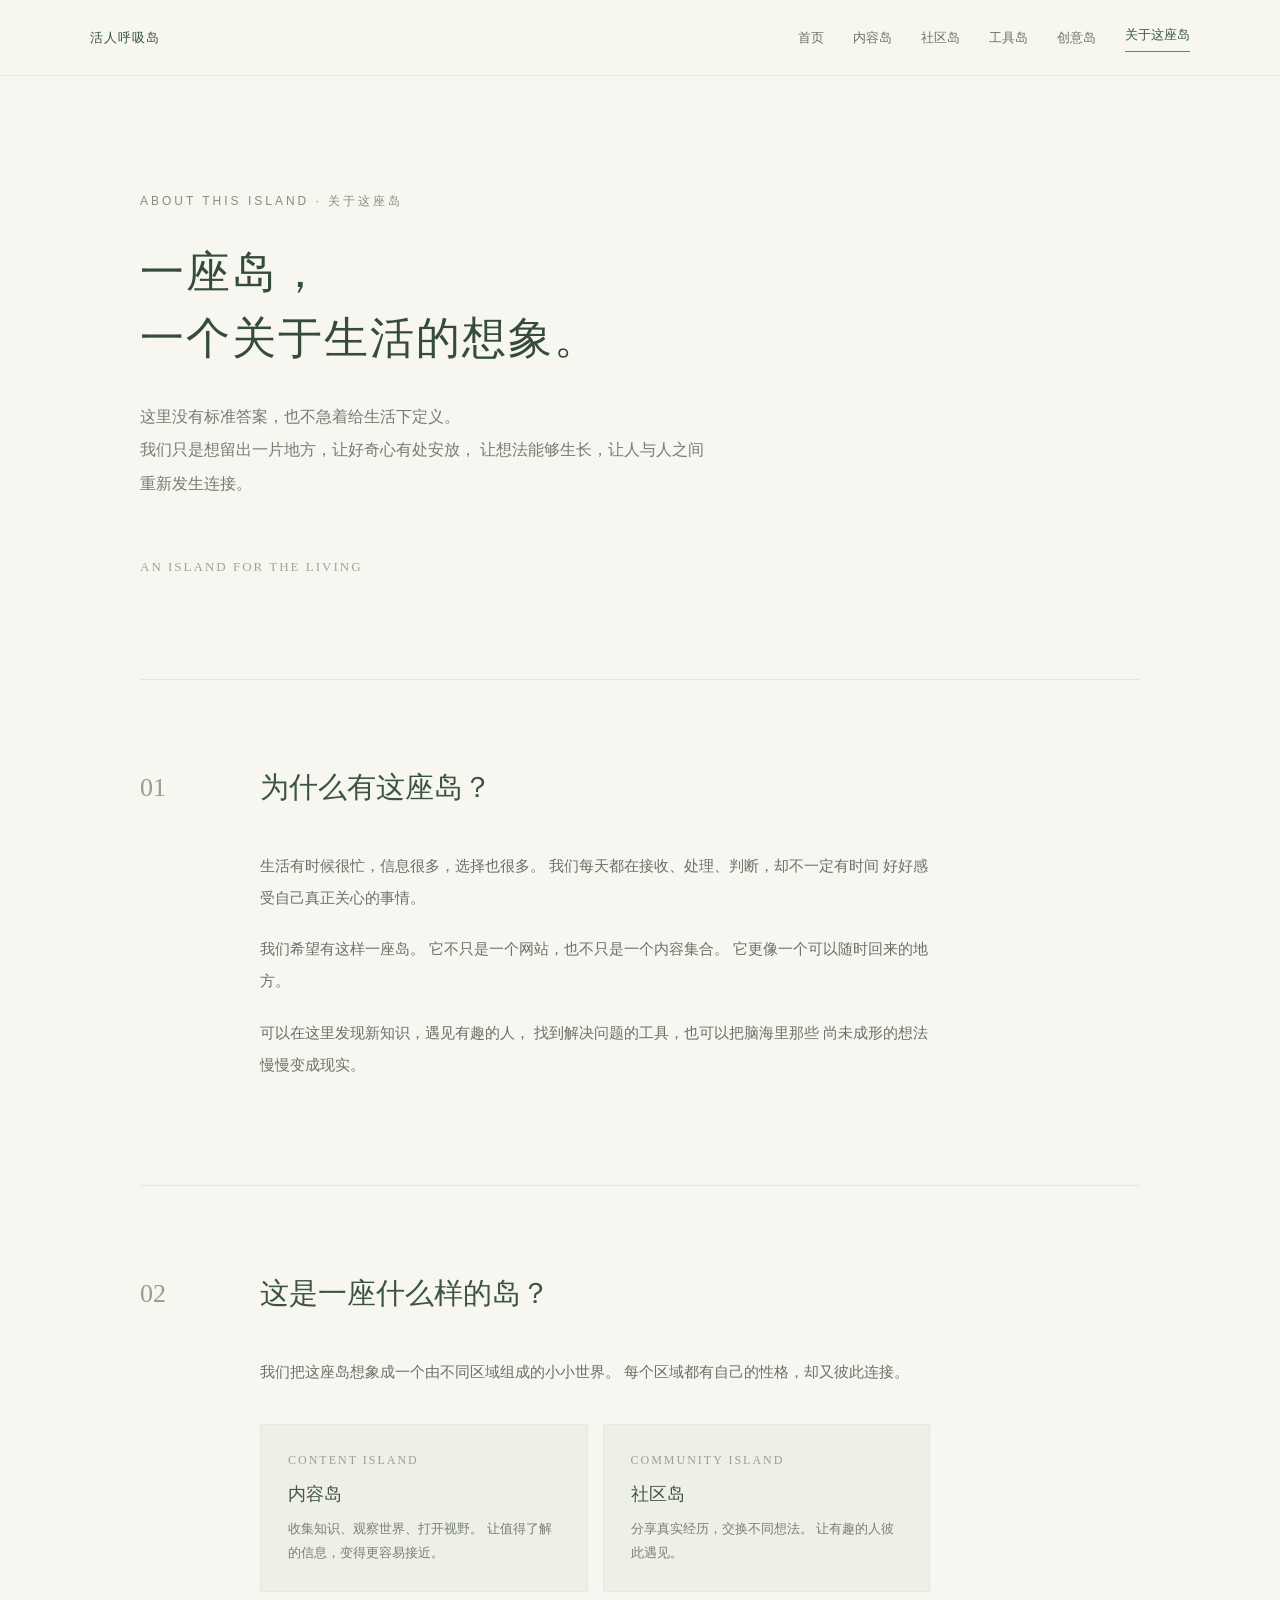
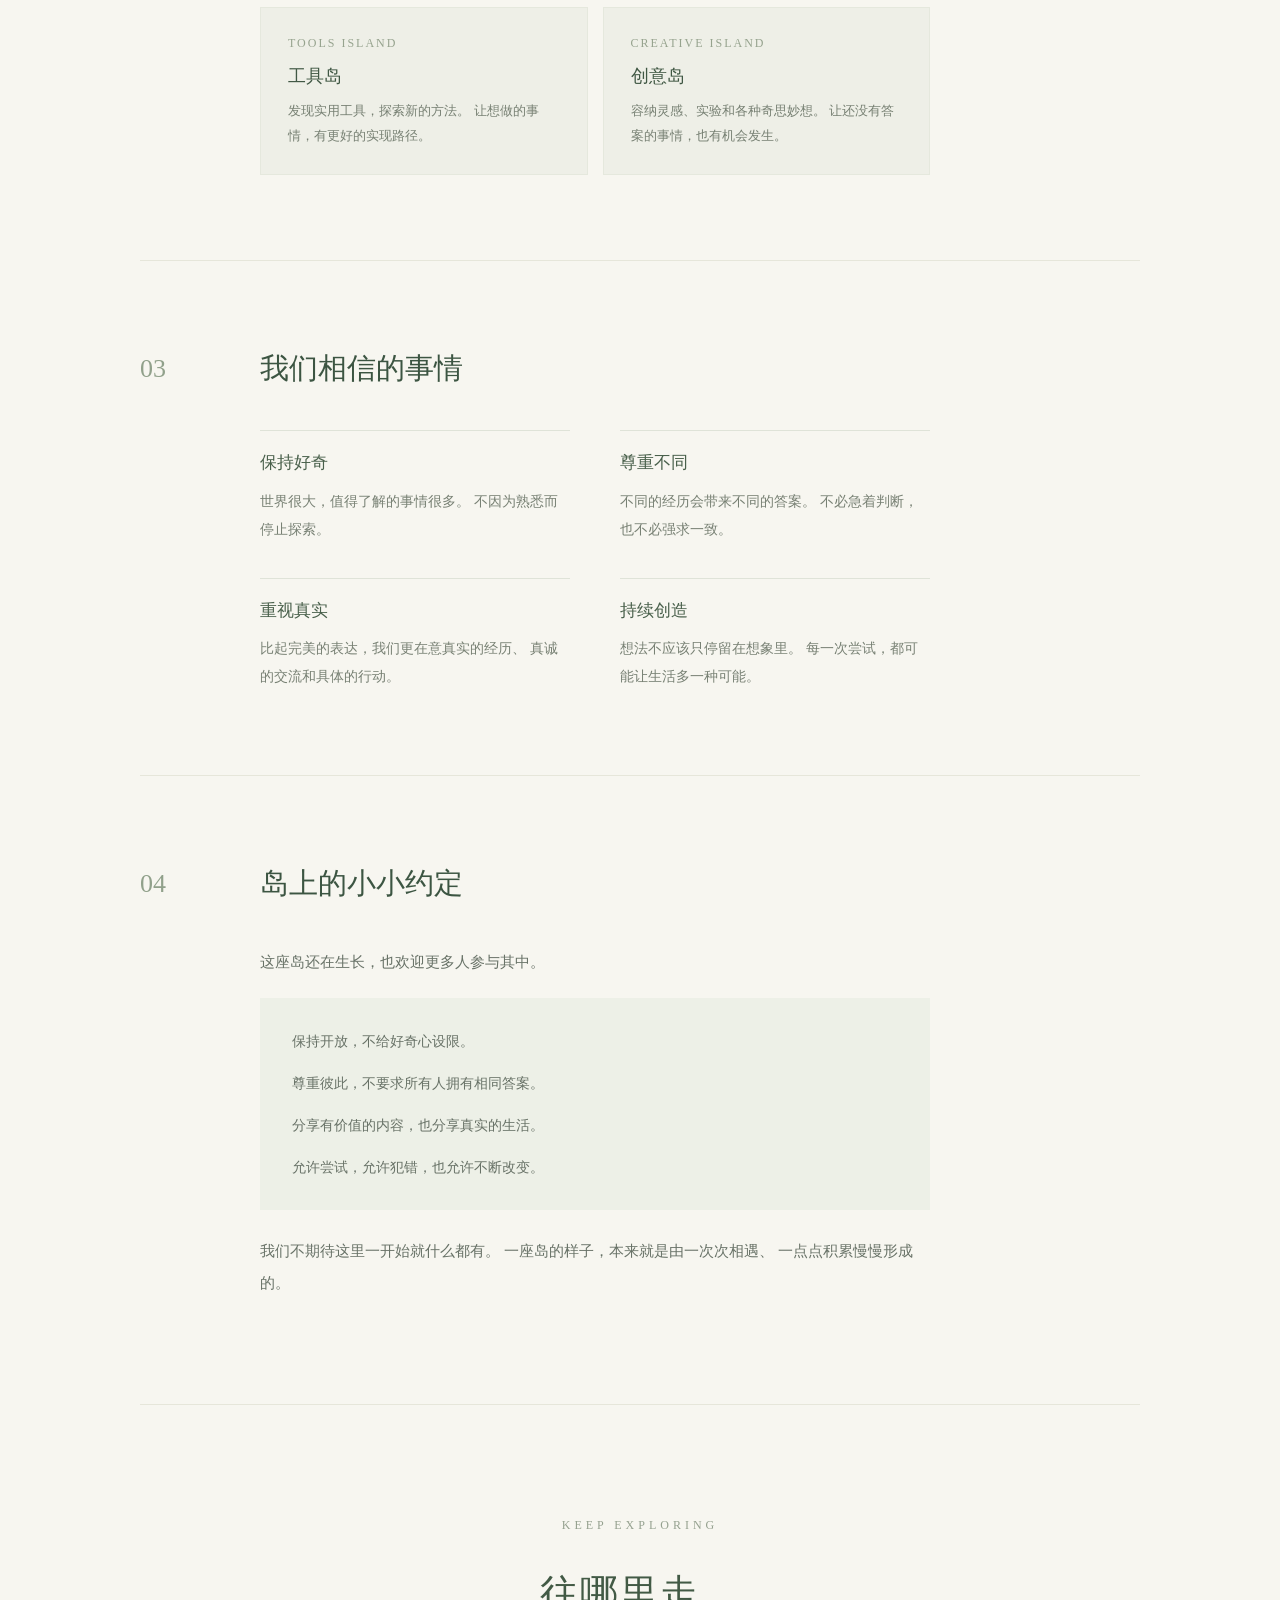
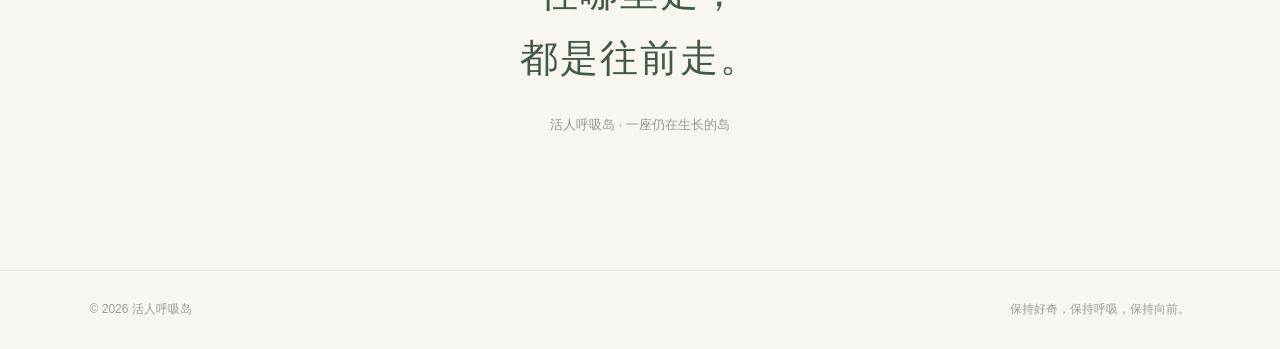
<file: about.html>
<!DOCTYPE html>
<html lang="zh-CN">
<head>
  <meta charset="UTF-8">
  <meta name="viewport" content="width=device-width, initial-scale=1.0">
  <meta name="description" content="关于活人呼吸岛：一座关于生活、探索、创造与连接的岛屿。">
  <title>关于这座岛｜活人呼吸岛</title>
  <style>
/* ===== 活人呼吸岛 · 全站字体统一 ===== */

:root {
  --island-serif: "Noto Serif SC", "Songti SC", "STSong", serif;
  --island-sans: "PingFang SC", "Microsoft YaHei",
                 "Noto Sans SC", sans-serif;
}

body {
  font-family: var(--island-sans);
  font-size: 15px;
  font-weight: 400;
  line-height: 1.8;
  -webkit-font-smoothing: antialiased;
}

button,
input,
textarea,
select {
  font-family: var(--island-sans);
  font-weight: 400;
}

/* 页面主标题 */
h1:not(.topic-question),
.page-title {
  font-family: var(--island-serif);
  font-size: clamp(34px, 4.2vw, 44px);
  font-weight: 400;
  line-height: 1.5;
}

/* 社区今日话题保留较克制的标题尺寸 */
.topic-question {
  font-family: var(--island-serif);
  font-size: clamp(22px, 2.5vw, 27px);
  font-weight: 400;
}

/* 章节标题 */
h2,
.section-title,
.section-heading h2 {
  font-family: var(--island-serif);
  font-size: clamp(25px, 3vw, 29px);
  font-weight: 400;
  line-height: 1.55;
}

/* 卡片标题 */
h3,
.tool-name,
.idea-card h3,
.work-info h3 {
  font-family: var(--island-serif);
  font-size: 19px;
  font-weight: 500;
  line-height: 1.6;
}

/* 正文 */
p,
.hero-desc,
.hero-description,
.page-desc,
.section-desc {
  font-size: 14px;
  font-weight: 400;
  line-height: 1.9;
}

/* 导航 */
.nav a,
.nav-links a {
  font-family: var(--island-sans);
  font-size: 13px;
  font-weight: 400;
}

/* 品牌名称 */
.brand,
.brand-name,
.logo {
  font-family: var(--island-serif);
  font-size: 21px;
  font-weight: 500;
}

/* 辅助信息 */
.tag,
.eyebrow,
.kicker,
.hero-label,
footer {
  font-weight: 400;
}

/* 手机端：正文和导航仍然清晰 */
@media (max-width: 700px) {
  body {
    font-size: 14px;
  }

  h1:not(.topic-question),
  .page-title {
    font-size: clamp(32px, 8vw, 38px);
  }

  .nav a,
  .nav-links a {
    font-size: 13px;
  }
}

    * {
      box-sizing: border-box;
    }

    html {
      scroll-behavior: smooth;
    }

    body {
      margin: 0;
      background: #f7f6f0;
      color: #303c32;
      font-family: "PingFang SC", "Microsoft YaHei",
                   sans-serif;
      line-height: 1.8;
    }

    a {
      color: inherit;
      text-decoration: none;
    }

    .nav {
      height: 76px;
      padding: 0 7%;
      display: flex;
      align-items: center;
      justify-content: space-between;
      border-bottom: 1px solid #e7e7dc;
      background: rgba(247,246,240,.96);
    }

    .logo {
      font-family: Georgia, serif;
      font-size: 21px;
      letter-spacing: 1px;
      color: #385342;
      font-weight: bold;
    }

    .nav-links {
      display: flex;
      gap: 29px;
      align-items: center;
      font-size: 14px;
      color: #687469;
    }

    .nav-links a {
      transition: color .2s;
    }

    .nav-links a:hover,
    .nav-links a.active {
      color: #385c43;
    }

    .nav-links a.active {
      border-bottom: 1px solid #66866b;
      padding-bottom: 5px;
    }

    .container {
      width: min(1000px, 86%);
      margin: auto;
    }

    .hero {
      padding: 115px 0 100px;
      border-bottom: 1px solid #e6e6da;
    }

    .eyebrow {
      color: #81917d;
      font-size: 12px;
      letter-spacing: 3px;
      margin-bottom: 27px;
    }

    h1 {
      font-family: Georgia, "Songti SC", serif;
      font-size: clamp(38px, 6vw, 62px);
      line-height: 1.35;
      font-weight: 400;
      letter-spacing: 2px;
      margin: 0 0 28px;
      color: #344c39;
    }

    .hero-desc {
      max-width: 570px;
      font-size: 16px;
      color: #747d72;
      line-height: 2.1;
    }

    .hero-index {
      margin-top: 55px;
      color: #a0a697;
      font-family: Georgia, serif;
      font-size: 13px;
      letter-spacing: 2px;
    }

    section {
      padding: 85px 0;
      border-bottom: 1px solid #e6e6da;
    }

    .section-heading {
      display: grid;
      grid-template-columns: 90px 1fr;
      gap: 30px;
      margin-bottom: 38px;
    }

    .number {
      color: #91a18b;
      font-family: Georgia, serif;
      font-size: 26px;
    }

    h2 {
      font-family: Georgia, "Songti SC", serif;
      font-weight: 400;
      font-size: 29px;
      color: #3c5542;
      margin: 0;
    }

    .section-content {
      padding-left: 120px;
      max-width: 790px;
    }

    .section-content p {
      font-size: 15px;
      color: #687267;
      margin: 0 0 19px;
      line-height: 2.15;
    }

    .islands {
      display: grid;
      grid-template-columns: repeat(2, 1fr);
      gap: 15px;
      margin-top: 36px;
    }

    .island-card {
      padding: 25px 27px;
      background: #eeefe7;
      border: 1px solid #e5e8dd;
      transition: transform .25s, background .25s;
    }

    .island-card:hover {
      transform: translateY(-3px);
      background: #e9ede3;
    }

    .island-card .en {
      color: #96a38e;
      font-family: Georgia, serif;
      font-size: 12px;
      letter-spacing: 2px;
      margin-bottom: 8px;
    }

    .island-card h3 {
      color: #405844;
      font-size: 18px;
      font-weight: 500;
      margin: 0 0 8px;
    }

    .island-card p {
      font-size: 13px;
      line-height: 1.9;
      margin: 0;
      color: #778073;
    }

    .beliefs {
      display: grid;
      grid-template-columns: 1fr 1fr;
      gap: 35px 50px;
      margin-top: 10px;
    }

    .belief-item {
      border-top: 1px solid #dfe3d8;
      padding-top: 18px;
    }

    .belief-item h3 {
      font-weight: 500;
      font-size: 17px;
      color: #49604b;
      margin: 0 0 10px;
    }

    .belief-item p {
      font-size: 14px;
      color: #788174;
      line-height: 2;
      margin: 0;
    }

    .promise {
      background: #edf0e7;
      padding: 28px 32px;
      margin-top: 20px;
    }

    .promise p {
      margin: 0 0 12px;
      font-size: 14px;
    }

    .promise p:last-child {
      margin-bottom: 0;
    }

    .ending {
      text-align: center;
      padding: 110px 20px 120px;
    }

    .ending .small {
      font-family: Georgia, serif;
      font-size: 12px;
      letter-spacing: 4px;
      color: #95a18f;
      margin-bottom: 25px;
    }

    .ending h2 {
      font-size: clamp(25px, 4vw, 38px);
      line-height: 1.7;
      color: #425a45;
      letter-spacing: 2px;
    }

    .ending p {
      color: #939b8f;
      font-size: 13px;
      margin-top: 22px;
    }

    footer {
      padding: 28px 7%;
      border-top: 1px solid #e6e6da;
      display: flex;
      justify-content: space-between;
      color: #9a9f94;
      font-size: 12px;
    }

    @media (max-width: 700px) {
      .nav {
        height: auto;
        min-height: 68px;
        padding: 17px 6%;
        align-items: flex-start;
        flex-direction: column;
        gap: 15px;
      }

      .nav-links {
        width: 100%;
        gap: 19px;
        overflow-x: auto;
        white-space: nowrap;
        padding-bottom: 5px;
        font-size: 13px;
      }

      .container {
        width: 88%;
      }

      .hero {
        padding: 78px 0 65px;
      }

      section {
        padding: 65px 0;
      }

      .section-heading {
        grid-template-columns: 48px 1fr;
        gap: 12px;
      }

      .section-content {
        padding-left: 60px;
      }

      .islands,
      .beliefs {
        grid-template-columns: 1fr;
      }

      h2 {
        font-size: 25px;
      }

      .ending {
        padding: 80px 15px;
      }

      footer {
        gap: 10px;
        flex-direction: column;
      }
    }
  </style>
</head>

<body>

  <nav class="nav">
    <a href="index.html" class="logo">活人呼吸岛</a>

    <div class="nav-links">
      <a href="index.html">首页</a>
      <a href="explore.html">内容岛</a>
      <a href="discussion.html">社区岛</a>
      <a href="ai-tools.html">工具岛</a>
      <a href="creative.html">创意岛</a>
      <a href="about.html" class="active">关于这座岛</a>
    </div>
  </nav>

  <main>

    <div class="container">

      <header class="hero">
        <div class="eyebrow">ABOUT THIS ISLAND · 关于这座岛</div>

        <h1>一座岛，<br>一个关于生活的想象。</h1>

        <div class="hero-desc">
          这里没有标准答案，也不急着给生活下定义。
          <br>
          我们只是想留出一片地方，让好奇心有处安放，
          让想法能够生长，让人与人之间重新发生连接。
        </div>

        <div class="hero-index">AN ISLAND FOR THE LIVING</div>
      </header>

      <section>
        <div class="section-heading">
          <div class="number">01</div>
          <h2>为什么有这座岛？</h2>
        </div>

        <div class="section-content">
          <p>
            生活有时候很忙，信息很多，选择也很多。
            我们每天都在接收、处理、判断，却不一定有时间
            好好感受自己真正关心的事情。
          </p>

          <p>
            我们希望有这样一座岛。
            它不只是一个网站，也不只是一个内容集合。
            它更像一个可以随时回来的地方。
          </p>

          <p>
            可以在这里发现新知识，遇见有趣的人，
            找到解决问题的工具，也可以把脑海里那些
            尚未成形的想法慢慢变成现实。
          </p>
        </div>
      </section>

      <section>
        <div class="section-heading">
          <div class="number">02</div>
          <h2>这是一座什么样的岛？</h2>
        </div>

        <div class="section-content">
          <p>
            我们把这座岛想象成一个由不同区域组成的小小世界。
            每个区域都有自己的性格，却又彼此连接。
          </p>

          <div class="islands">

            <div class="island-card">
              <div class="en">CONTENT ISLAND</div>
              <h3>内容岛</h3>
              <p>
                收集知识、观察世界、打开视野。
                让值得了解的信息，变得更容易接近。
              </p>
            </div>

            <div class="island-card">
              <div class="en">COMMUNITY ISLAND</div>
              <h3>社区岛</h3>
              <p>
                分享真实经历，交换不同想法。
                让有趣的人彼此遇见。
              </p>
            </div>

            <div class="island-card">
              <div class="en">TOOLS ISLAND</div>
              <h3>工具岛</h3>
              <p>
                发现实用工具，探索新的方法。
                让想做的事情，有更好的实现路径。
              </p>
            </div>

            <div class="island-card">
              <div class="en">CREATIVE ISLAND</div>
              <h3>创意岛</h3>
              <p>
                容纳灵感、实验和各种奇思妙想。
                让还没有答案的事情，也有机会发生。
              </p>
            </div>

          </div>
        </div>
      </section>

      <section>
        <div class="section-heading">
          <div class="number">03</div>
          <h2>我们相信的事情</h2>
        </div>

        <div class="section-content">
          <div class="beliefs">

            <div class="belief-item">
              <h3>保持好奇</h3>
              <p>
                世界很大，值得了解的事情很多。
                不因为熟悉而停止探索。
              </p>
            </div>

            <div class="belief-item">
              <h3>尊重不同</h3>
              <p>
                不同的经历会带来不同的答案。
                不必急着判断，也不必强求一致。
              </p>
            </div>

            <div class="belief-item">
              <h3>重视真实</h3>
              <p>
                比起完美的表达，我们更在意真实的经历、
                真诚的交流和具体的行动。
              </p>
            </div>

            <div class="belief-item">
              <h3>持续创造</h3>
              <p>
                想法不应该只停留在想象里。
                每一次尝试，都可能让生活多一种可能。
              </p>
            </div>

          </div>
        </div>
      </section>

      <section>
        <div class="section-heading">
          <div class="number">04</div>
          <h2>岛上的小小约定</h2>
        </div>

        <div class="section-content">
          <p>
            这座岛还在生长，也欢迎更多人参与其中。
          </p>

          <div class="promise">
            <p>保持开放，不给好奇心设限。</p>
            <p>尊重彼此，不要求所有人拥有相同答案。</p>
            <p>分享有价值的内容，也分享真实的生活。</p>
            <p>允许尝试，允许犯错，也允许不断改变。</p>
          </div>

          <p style="margin-top:25px;">
            我们不期待这里一开始就什么都有。
            一座岛的样子，本来就是由一次次相遇、
            一点点积累慢慢形成的。
          </p>
        </div>
      </section>

      <div class="ending">
        <div class="small">KEEP EXPLORING</div>

        <h2>往哪里走，<br>都是往前走。</h2>

        <p>活人呼吸岛 · 一座仍在生长的岛</p>
      </div>

    </div>
  </main>

  <footer>
    <span>© 2026 活人呼吸岛</span>
    <span>保持好奇，保持呼吸，保持向前。</span>
  </footer>

</body>
</html>
</file>
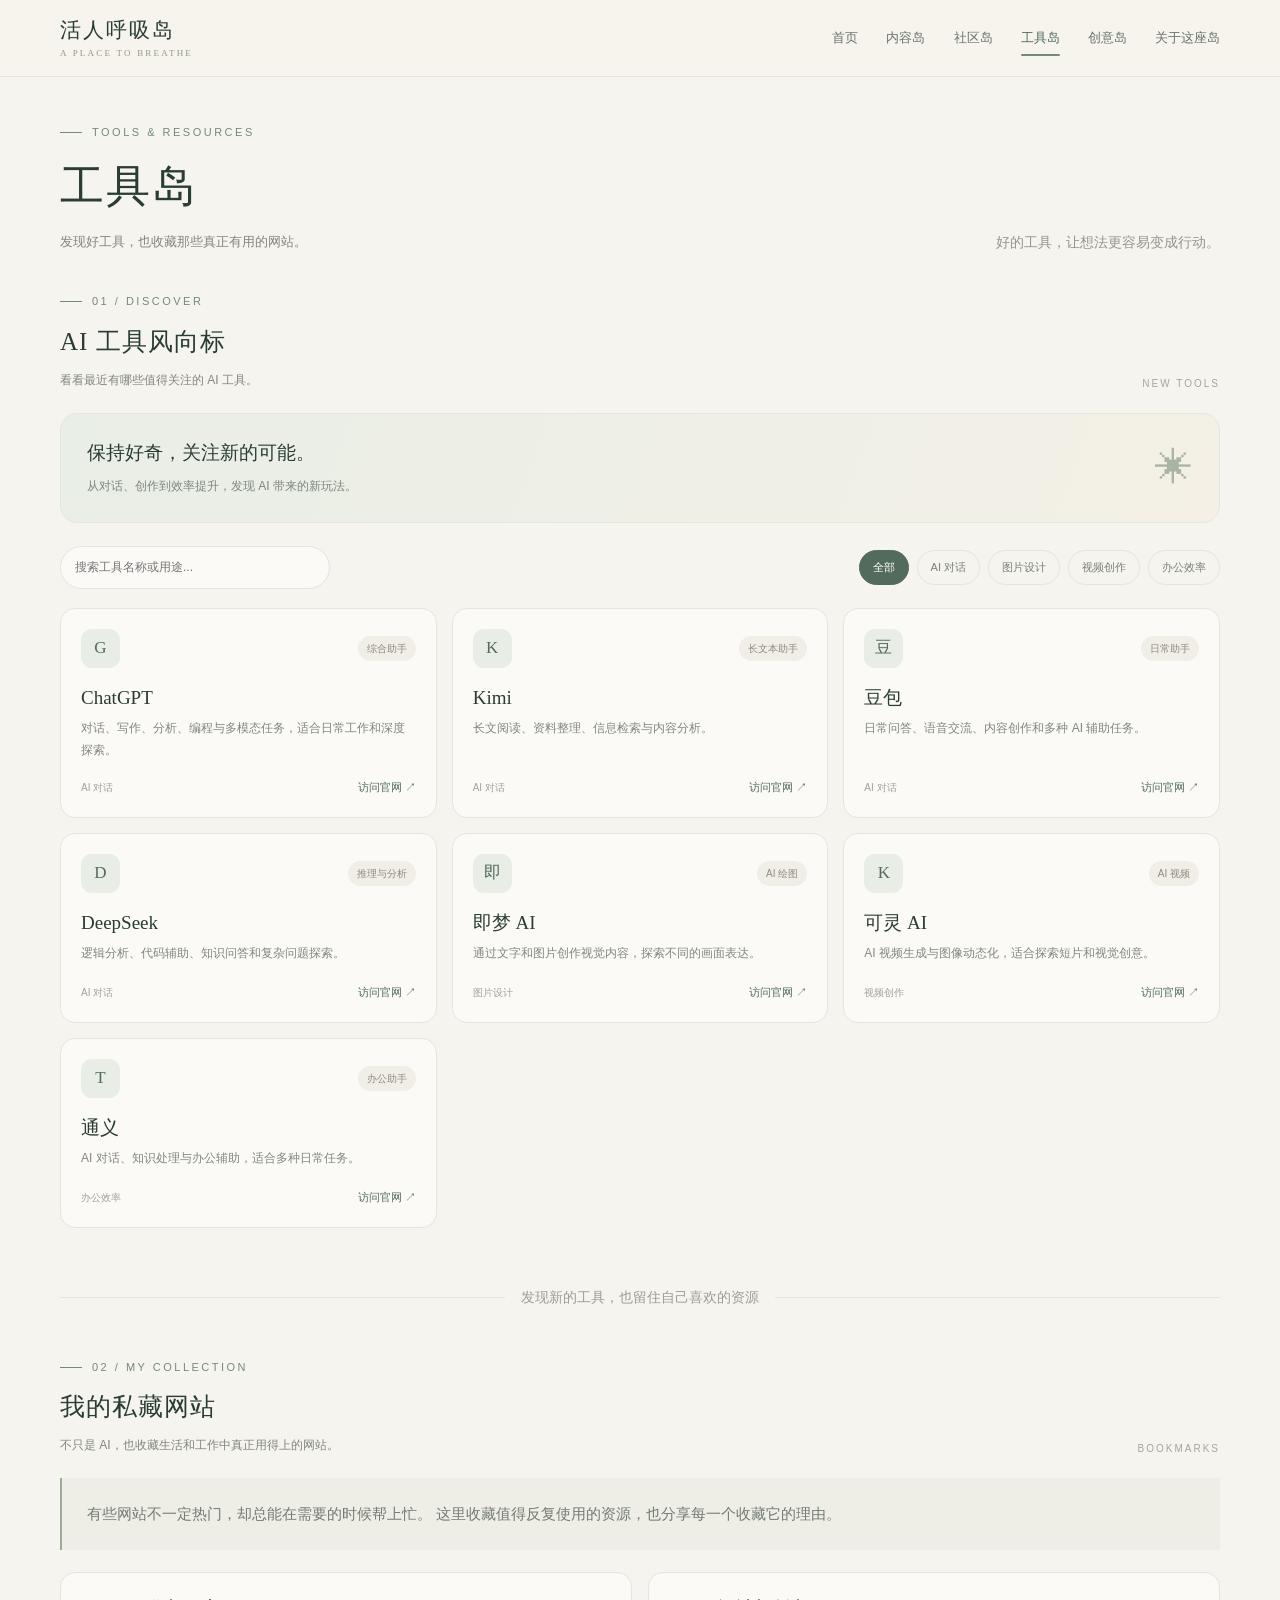
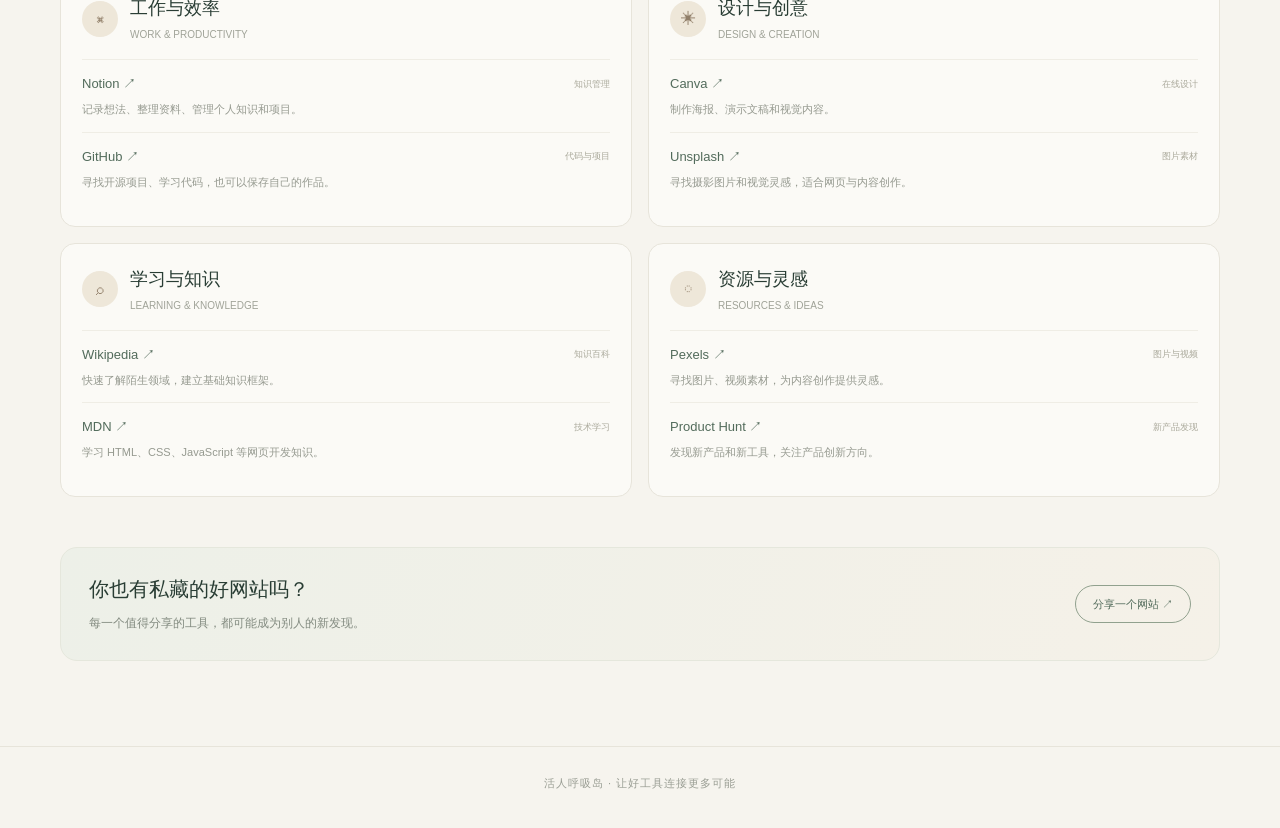
<file: ai-tools.html>
<!DOCTYPE html>
<html lang="zh-CN">
<head>
<meta charset="UTF-8">
<meta name="viewport" content="width=device-width, initial-scale=1.0">
<meta name="theme-color" content="#f6f4ee">
<title>工具岛｜活人呼吸岛</title>

  <style>
/* ===== 活人呼吸岛 · 全站字体统一 ===== */
:root {
  --island-serif: "Noto Serif SC", "Songti SC", "STSong", serif;
  --island-sans: "PingFang SC", "Microsoft YaHei",
                 "Noto Sans SC", sans-serif;
}

body {
  font-family: var(--island-sans);
  font-size: 15px;
  font-weight: 400;
  line-height: 1.8;
  -webkit-font-smoothing: antialiased;
}

button,
input,
textarea,
select {
  font-family: var(--island-sans);
  font-weight: 400;
}

/* 页面主标题 */
h1:not(.topic-question),
.page-title {
  font-family: var(--island-serif);
  font-size: clamp(34px, 4.2vw, 44px);
  font-weight: 400;
  line-height: 1.5;
}

/* 社区今日话题保留较克制的标题尺寸 */
.topic-question {
  font-family: var(--island-serif);
  font-size: clamp(22px, 2.5vw, 27px);
  font-weight: 400;
}

/* 章节标题 */
h2,
.section-title,
.section-heading h2 {
  font-family: var(--island-serif);
  font-size: clamp(25px, 3vw, 29px);
  font-weight: 400;
  line-height: 1.55;
}

/* 卡片标题 */
h3,
.tool-name,
.idea-card h3,
.work-info h3 {
  font-family: var(--island-serif);
  font-size: 19px;
  font-weight: 500;
  line-height: 1.6;
}

/* 正文 */
p,
.hero-desc,
.hero-description,
.page-desc,
.section-desc {
  font-size: 14px;
  font-weight: 400;
  line-height: 1.9;
}

/* 导航 */
.nav a,
.nav-links a {
  font-family: var(--island-sans);
  font-size: 13px;
  font-weight: 400;
}

/* 品牌名称 */
.brand,
.brand-name,
.logo {
  font-family: var(--island-serif);
  font-size: 21px;
  font-weight: 500;
}

/* 辅助信息 */
.tag,
.eyebrow,
.kicker,
.hero-label,
footer {
  font-weight: 400;
}

/* 手机端：正文和导航仍然清晰 */
@media (max-width: 700px) {
  body {
    font-size: 14px;
  }

  h1:not(.topic-question),
  .page-title {
    font-size: clamp(32px, 8vw, 38px);
  }

  .nav a,
  .nav-links a {
    font-size: 13px;
  }
}

:root {
  --bg: #f6f4ee;
  --paper: #fbfaf6;
  --ink: #293d34;
  --muted: #81877e;
  --green: #748a79;
  --green-deep: #526b5b;
  --green-light: #e8ede5;
  --line: #e7e4da;
  --sand: #eee7d9;
  --radius: 17px;
  --width: 1160px;
}

* { box-sizing: border-box; }

html { scroll-behavior: smooth; }

body {
  margin: 0;
  background: var(--bg);
  color: var(--ink);
  font-family: "PingFang SC", "Microsoft YaHei",
    "Noto Sans SC", sans-serif;
  line-height: 1.7;
  -webkit-font-smoothing: antialiased;
}

a { color: inherit; text-decoration: none; }

button, input { font: inherit; }

.page-shell {
  width: min(var(--width), calc(100% - 64px));
  margin: 0 auto;
}

/* 顶部导航 */

.topbar {
  border-bottom: 1px solid rgba(74,91,75,.11);
  background: rgba(246,244,238,.96);
}

.nav-wrap {
  width: min(var(--width), calc(100% - 64px));
  min-height: 76px;
  margin: auto;
  display: flex;
  align-items: center;
  justify-content: space-between;
  gap: 28px;
}

.brand {
  display: flex;
  flex-direction: column;
  flex-shrink: 0;
  line-height: 1.25;
}

.brand-name {
  font-family: "Songti SC", "STSong", serif;
  font-size: 21px;
  letter-spacing: 2px;
}

.brand-sub {
  margin-top: 5px;
  color: #92978c;
  font-size: 9px;
  letter-spacing: 2.2px;
}

.nav {
  display: flex;
  align-items: center;
  justify-content: flex-end;
  gap: clamp(14px, 2.2vw, 29px);
  flex-wrap: wrap;
}

.nav a {
  position: relative;
  padding: 8px 0;
  color: #68736a;
  font-size: 13px;
  white-space: nowrap;
}

.nav a:hover,
.nav a.active {
  color: var(--green-deep);
}

.nav a.active::after {
  content: "";
  position: absolute;
  left: 0;
  right: 0;
  bottom: 1px;
  height: 2px;
  background: var(--green);
  border-radius: 2px;
}

/* 页面开场 */

main { padding: 46px 0 85px; }

.kicker {
  display: flex;
  align-items: center;
  gap: 10px;
  margin-bottom: 12px;
  color: var(--green);
  font-size: 11px;
  letter-spacing: 2.5px;
}

.kicker::before {
  content: "";
  width: 22px;
  height: 1px;
  background: var(--green);
}

.page-intro {
  display: flex;
  align-items: flex-end;
  justify-content: space-between;
  gap: 25px;
  margin-bottom: 38px;
}

.page-title {
  margin: 0;
  font-family: "Songti SC", "STSong", serif;
  font-size: 34px;
  font-weight: 400;
  letter-spacing: 2px;
}

.page-desc {
  margin: 10px 0 0;
  color: var(--muted);
  font-size: 13px;
}

.intro-note {
  max-width: 235px;
  color: #92978c;
  font-family: "Songti SC", "STSong", serif;
  font-size: 14px;
  text-align: right;
}

/* 模块标题 */

.section-heading {
  display: flex;
  align-items: flex-end;
  justify-content: space-between;
  gap: 20px;
  margin-bottom: 21px;
}

.section-heading h2 {
  margin: 0;
  font-family: "Songti SC", "STSong", serif;
  font-size: 25px;
  font-weight: 400;
  letter-spacing: 1px;
}

.section-heading p {
  margin: 7px 0 0;
  color: var(--muted);
  font-size: 12px;
}

.section-index {
  color: #a3a69b;
  font-size: 10px;
  letter-spacing: 2px;
}

/* AI 工具风向标 */

.ai-section { margin-bottom: 58px; }

.ai-banner {
  display: flex;
  align-items: center;
  justify-content: space-between;
  gap: 22px;
  padding: 22px 26px;
  margin-bottom: 23px;
  border: 1px solid #e5e7dc;
  border-radius: var(--radius);
  background: linear-gradient(110deg, #e9eee6, #f4f0e6);
}

.banner-title {
  margin: 0;
  font-family: "Songti SC", "STSong", serif;
  font-size: 19px;
  font-weight: 400;
}

.banner-desc {
  margin: 6px 0 0;
  color: #7c877c;
  font-size: 12px;
}

.banner-symbol {
  color: #829782;
  font-family: Georgia, serif;
  font-size: 38px;
  opacity: .65;
}

/* 搜索与筛选 */

.tool-controls {
  display: flex;
  align-items: center;
  justify-content: space-between;
  gap: 14px;
  margin-bottom: 19px;
  flex-wrap: wrap;
}

.search-box {
  width: min(270px, 100%);
  padding: 10px 14px;
  border: 1px solid var(--line);
  border-radius: 30px;
  outline: none;
  background: var(--paper);
  color: var(--ink);
  font-size: 12px;
}

.search-box:focus { border-color: #9aab98; }

.filter-list {
  display: flex;
  gap: 8px;
  flex-wrap: wrap;
}

.filter-btn {
  padding: 7px 13px;
  border: 1px solid var(--line);
  border-radius: 30px;
  background: transparent;
  color: #798178;
  font-size: 11px;
  transition: .2s;
}

.filter-btn:hover,
.filter-btn.active {
  border-color: var(--green-deep);
  background: var(--green-deep);
  color: white;
}

/* 工具卡片 */

.tool-grid {
  display: grid;
  grid-template-columns: repeat(3, minmax(0, 1fr));
  gap: 15px;
}

.tool-card {
  display: flex;
  flex-direction: column;
  min-height: 190px;
  padding: 20px;
  border: 1px solid var(--line);
  border-radius: 15px;
  background: var(--paper);
  transition: .2s ease;
}

.tool-card:hover {
  transform: translateY(-3px);
  box-shadow: 0 12px 30px rgba(53,66,53,.06);
  border-color: #d6ddcf;
}

.tool-top {
  display: flex;
  align-items: center;
  justify-content: space-between;
  gap: 12px;
}

.tool-icon {
  width: 39px;
  height: 39px;
  display: grid;
  place-items: center;
  border-radius: 11px;
  background: var(--green-light);
  color: var(--green-deep);
  font-family: Georgia, serif;
  font-size: 17px;
}

.tool-tag {
  padding: 4px 9px;
  border-radius: 20px;
  background: #f0eee6;
  color: #8b8b7e;
  font-size: 10px;
}

.tool-name {
  margin: 15px 0 5px;
  font-family: "Songti SC", "STSong", serif;
  font-size: 19px;
  font-weight: 400;
}

.tool-description {
  margin: 0;
  color: #81877e;
  font-size: 12px;
  line-height: 1.8;
}

.tool-bottom {
  display: flex;
  align-items: center;
  justify-content: space-between;
  gap: 10px;
  margin-top: auto;
  padding-top: 17px;
}

.tool-category {
  color: #a0a398;
  font-size: 10px;
}

.visit-link {
  color: var(--green-deep);
  font-size: 11px;
}

.visit-link:hover { text-decoration: underline; }

.empty-result {
  display: none;
  padding: 35px;
  color: var(--muted);
  text-align: center;
  font-size: 13px;
}

/* 两个模块之间的过渡 */

.mid-note {
  display: flex;
  align-items: center;
  gap: 16px;
  margin: 48px 0;
  color: #9a9e94;
  font-family: "Songti SC", "STSong", serif;
  font-size: 14px;
}

.mid-note::before,
.mid-note::after {
  content: "";
  flex: 1;
  height: 1px;
  background: var(--line);
}

/* 私藏网站 */

.collection-section { margin-bottom: 50px; }

.collection-intro {
  padding: 22px 25px;
  margin-bottom: 22px;
  border-left: 2px solid #9aaa94;
  background: #efeee6;
}

.collection-intro p {
  margin: 0;
  color: #727c72;
  font-family: "Songti SC", "STSong", serif;
  font-size: 15px;
  line-height: 1.9;
}

.collection-groups {
  display: grid;
  grid-template-columns: repeat(2, minmax(0, 1fr));
  gap: 16px;
}

.collection-card {
  padding: 21px;
  border: 1px solid var(--line);
  border-radius: 15px;
  background: var(--paper);
  transition: .2s;
}

.collection-card:hover {
  border-color: #d6ddcf;
  box-shadow: var(--shadow, 0 10px 25px rgba(53,66,53,.05));
}

.collection-head {
  display: flex;
  align-items: center;
  gap: 12px;
  margin-bottom: 16px;
}

.collection-symbol {
  width: 36px;
  height: 36px;
  display: grid;
  place-items: center;
  border-radius: 50%;
  background: var(--sand);
  color: #907e68;
  font-size: 15px;
}

.collection-head h3 {
  margin: 0;
  font-family: "Songti SC", "STSong", serif;
  font-size: 18px;
  font-weight: 400;
}

.collection-head span {
  display: block;
  margin-top: 3px;
  color: #a0a398;
  font-size: 10px;
}

.website-item {
  padding: 13px 0;
  border-top: 1px solid #efede5;
}

.website-item:first-of-type { border-top: 0; }

.website-name {
  display: flex;
  align-items: center;
  justify-content: space-between;
  gap: 12px;
  font-size: 13px;
}

.website-name a {
  color: var(--green-deep);
}

.website-name a:hover { text-decoration: underline; }

.website-reason {
  margin: 5px 0 0;
  color: #969a90;
  font-size: 11px;
  line-height: 1.7;
}

.website-label {
  color: #aaa99b;
  font-size: 9px;
  white-space: nowrap;
}

/* 分享邀请 */

.share-invite {
  display: flex;
  align-items: center;
  justify-content: space-between;
  gap: 20px;
  padding: 25px 28px;
  border: 1px solid #e5e7dc;
  border-radius: var(--radius);
  background: linear-gradient(110deg, #edf0e8, #f5f1e8);
}

.share-invite h3 {
  margin: 0;
  font-family: "Songti SC", "STSong", serif;
  font-size: 20px;
  font-weight: 400;
}

.share-invite p {
  margin: 7px 0 0;
  color: #838b80;
  font-size: 12px;
}

.share-button {
  flex-shrink: 0;
  padding: 9px 17px;
  border: 1px solid #91a18e;
  border-radius: 30px;
  background: transparent;
  color: var(--green-deep);
  font-size: 11px;
}

.share-button:hover {
  background: var(--green-deep);
  color: white;
}

/* 页脚 */

footer {
  padding: 27px 0 35px;
  border-top: 1px solid var(--line);
  color: #9a9e94;
  font-size: 11px;
  text-align: center;
  letter-spacing: 1px;
}

/* 响应式 */

@media (max-width: 850px) {
  .page-shell, .nav-wrap {
    width: min(100% - 36px, var(--width));
  }

  .nav-wrap {
    padding: 16px 0 13px;
    align-items: flex-start;
    flex-direction: column;
    gap: 12px;
  }

  .nav {
    width: 100%;
    justify-content: flex-start;
    gap: 9px 21px;
  }

  .tool-grid { grid-template-columns: repeat(2, minmax(0, 1fr)); }
}

@media (max-width: 560px) {
  .page-shell, .nav-wrap {
    width: calc(100% - 30px);
  }

  main { padding-top: 32px; }

  .page-intro {
    align-items: flex-start;
    flex-direction: column;
    gap: 12px;
    margin-bottom: 28px;
  }

  .page-title { font-size: 29px; }

  .intro-note {
    max-width: none;
    text-align: left;
    font-size: 12px;
  }

  .nav { gap: 8px 17px; }
  .nav a { font-size: 11px; }

  .ai-banner { padding: 19px; }

  .tool-controls {
    align-items: flex-start;
    flex-direction: column;
  }

  .search-box { width: 100%; }

  .tool-grid { grid-template-columns: 1fr; }

  .tool-card { min-height: 175px; }

  .collection-groups { grid-template-columns: 1fr; }

  .share-invite {
    align-items: flex-start;
    flex-direction: column;
    padding: 21px;
  }

  .section-heading h2 { font-size: 23px; }
}
</style>
</head>

<body>

<!-- 全站统一导航 -->
<header class="topbar">
  <div class="nav-wrap">
    <a class="brand" href="index.html">
      <span class="brand-name">活人呼吸岛</span>
      <span class="brand-sub">A PLACE TO BREATHE</span>
    </a>

    <nav class="nav" aria-label="主导航">
      <a href="index.html">首页</a>
      <a href="content.html">内容岛</a>
      <a href="discussion.html">社区岛</a>
      <a href="tools.html" class="active">工具岛</a>
      <a href="creative.html">创意岛</a>
      <a href="about.html">关于这座岛</a>
    </nav>
  </div>
</header>

<main class="page-shell">

  <!-- 页面开场 -->
  <section class="page-intro">
    <div>
      <div class="kicker">TOOLS & RESOURCES</div>
      <h1 class="page-title">工具岛</h1>
      <p class="page-desc">
        发现好工具，也收藏那些真正有用的网站。
      </p>
    </div>
    <div class="intro-note">
      好的工具，让想法更容易变成行动。
    </div>
  </section>

  <!-- 第一模块：AI工具风向标 -->
  <section class="ai-section" id="ai-tools">

    <div class="section-heading">
      <div>
        <div class="kicker">01 / DISCOVER</div>
        <h2>AI 工具风向标</h2>
        <p>看看最近有哪些值得关注的 AI 工具。</p>
      </div>
      <span class="section-index">NEW TOOLS</span>
    </div>

    <div class="ai-banner">
      <div>
        <h3 class="banner-title">保持好奇，关注新的可能。</h3>
        <p class="banner-desc">
          从对话、创作到效率提升，发现 AI 带来的新玩法。
        </p>
      </div>
      <div class="banner-symbol">✳</div>
    </div>

    <div class="tool-controls">
      <input
        class="search-box"
        type="search"
        id="toolSearch"
        placeholder="搜索工具名称或用途..."
        aria-label="搜索AI工具"
      >

      <div class="filter-list" id="filterList">
        <button class="filter-btn active" data-filter="all">全部</button>
        <button class="filter-btn" data-filter="chat">AI 对话</button>
        <button class="filter-btn" data-filter="image">图片设计</button>
        <button class="filter-btn" data-filter="video">视频创作</button>
        <button class="filter-btn" data-filter="office">办公效率</button>
      </div>
    </div>

    <div class="tool-grid" id="toolGrid">

      <article class="tool-card" data-category="chat">
        <div class="tool-top">
          <div class="tool-icon">G</div>
          <span class="tool-tag">综合助手</span>
        </div>
        <h3 class="tool-name">ChatGPT</h3>
        <p class="tool-description">
          对话、写作、分析、编程与多模态任务，适合日常工作和深度探索。
        </p>
        <div class="tool-bottom">
          <span class="tool-category">AI 对话</span>
          <a class="visit-link" href="https://chatgpt.com/" target="_blank" rel="noopener noreferrer">访问官网 ↗</a>
        </div>
      </article>

      <article class="tool-card" data-category="chat">
        <div class="tool-top">
          <div class="tool-icon">K</div>
          <span class="tool-tag">长文本助手</span>
        </div>
        <h3 class="tool-name">Kimi</h3>
        <p class="tool-description">
          长文阅读、资料整理、信息检索与内容分析。
        </p>
        <div class="tool-bottom">
          <span class="tool-category">AI 对话</span>
          <a class="visit-link" href="https://www.kimi.com/" target="_blank" rel="noopener noreferrer">访问官网 ↗</a>
        </div>
      </article>

      <article class="tool-card" data-category="chat">
        <div class="tool-top">
          <div class="tool-icon">豆</div>
          <span class="tool-tag">日常助手</span>
        </div>
        <h3 class="tool-name">豆包</h3>
        <p class="tool-description">
          日常问答、语音交流、内容创作和多种 AI 辅助任务。
        </p>
        <div class="tool-bottom">
          <span class="tool-category">AI 对话</span>
          <a class="visit-link" href="豆包" target="_blank" rel="noopener noreferrer">访问官网 ↗</a>
        </div>
      </article>

      <article class="tool-card" data-category="chat">
        <div class="tool-top">
          <div class="tool-icon">D</div>
          <span class="tool-tag">推理与分析</span>
        </div>
        <h3 class="tool-name">DeepSeek</h3>
        <p class="tool-description">
          逻辑分析、代码辅助、知识问答和复杂问题探索。
        </p>
        <div class="tool-bottom">
          <span class="tool-category">AI 对话</span>
          <a class="visit-link" href="https://www.deepseek.com/" target="_blank" rel="noopener noreferrer">访问官网 ↗</a>
        </div>
      </article>

      <article class="tool-card" data-category="image">
        <div class="tool-top">
          <div class="tool-icon">即</div>
          <span class="tool-tag">AI 绘图</span>
        </div>
        <h3 class="tool-name">即梦 AI</h3>
        <p class="tool-description">
          通过文字和图片创作视觉内容，探索不同的画面表达。
        </p>
        <div class="tool-bottom">
          <span class="tool-category">图片设计</span>
          <a class="visit-link" href="https://jimeng.jianying.com/" target="_blank" rel="noopener noreferrer">访问官网 ↗</a>
        </div>
      </article>

      <article class="tool-card" data-category="video">
        <div class="tool-top">
          <div class="tool-icon">K</div>
          <span class="tool-tag">AI 视频</span>
        </div>
        <h3 class="tool-name">可灵 AI</h3>
        <p class="tool-description">
          AI 视频生成与图像动态化，适合探索短片和视觉创意。
        </p>
        <div class="tool-bottom">
          <span class="tool-category">视频创作</span>
          <a class="visit-link" href="https://klingai.com/" target="_blank" rel="noopener noreferrer">访问官网 ↗</a>
        </div>
      </article>

      <article class="tool-card" data-category="office">
        <div class="tool-top">
          <div class="tool-icon">T</div>
          <span class="tool-tag">办公助手</span>
        </div>
        <h3 class="tool-name">通义</h3>
        <p class="tool-description">
          AI 对话、知识处理与办公辅助，适合多种日常任务。
        </p>
        <div class="tool-bottom">
          <span class="tool-category">办公效率</span>
          <a class="visit-link" href="https://tongyi.com/" target="_blank" rel="noopener noreferrer">访问官网 ↗</a>
        </div>
      </article>

    </div>

    <div class="empty-result" id="emptyResult">
      暂时没有找到相关工具，试试其他关键词吧。
    </div>
  </section>

  <div class="mid-note">
    <span>发现新的工具，也留住自己喜欢的资源</span>
  </div>

  <!-- 第二模块：我的私藏网站 -->
  <section class="collection-section" id="my-websites">

    <div class="section-heading">
      <div>
        <div class="kicker">02 / MY COLLECTION</div>
        <h2>我的私藏网站</h2>
        <p>不只是 AI，也收藏生活和工作中真正用得上的网站。</p>
      </div>
      <span class="section-index">BOOKMARKS</span>
    </div>

    <div class="collection-intro">
      <p>
        有些网站不一定热门，却总能在需要的时候帮上忙。
        这里收藏值得反复使用的资源，也分享每一个收藏它的理由。
      </p>
    </div>

    <div class="collection-groups">

      <!-- 工作与效率 -->
      <article class="collection-card">
        <div class="collection-head">
          <div class="collection-symbol">⌘</div>
          <div>
            <h3>工作与效率</h3>
            <span>WORK & PRODUCTIVITY</span>
          </div>
        </div>

        <div class="website-item">
          <div class="website-name">
            <a href="https://www.notion.com/" target="_blank" rel="noopener noreferrer">Notion ↗</a>
            <span class="website-label">知识管理</span>
          </div>
          <p class="website-reason">记录想法、整理资料、管理个人知识和项目。</p>
        </div>

        <div class="website-item">
          <div class="website-name">
            <a href="https://github.com/" target="_blank" rel="noopener noreferrer">GitHub ↗</a>
            <span class="website-label">代码与项目</span>
          </div>
          <p class="website-reason">寻找开源项目、学习代码，也可以保存自己的作品。</p>
        </div>
      </article>

      <!-- 设计与创意 -->
      <article class="collection-card">
        <div class="collection-head">
          <div class="collection-symbol">✳</div>
          <div>
            <h3>设计与创意</h3>
            <span>DESIGN & CREATION</span>
          </div>
        </div>

        <div class="website-item">
          <div class="website-name">
            <a href="https://www.canva.com/" target="_blank" rel="noopener noreferrer">Canva ↗</a>
            <span class="website-label">在线设计</span>
          </div>
          <p class="website-reason">制作海报、演示文稿和视觉内容。</p>
        </div>

        <div class="website-item">
          <div class="website-name">
            <a href="https://unsplash.com/" target="_blank" rel="noopener noreferrer">Unsplash ↗</a>
            <span class="website-label">图片素材</span>
          </div>
          <p class="website-reason">寻找摄影图片和视觉灵感，适合网页与内容创作。</p>
        </div>
      </article>

      <!-- 学习与知识 -->
      <article class="collection-card">
        <div class="collection-head">
          <div class="collection-symbol">⌕</div>
          <div>
            <h3>学习与知识</h3>
            <span>LEARNING & KNOWLEDGE</span>
          </div>
        </div>

        <div class="website-item">
          <div class="website-name">
            <a href="https://www.wikipedia.org/" target="_blank" rel="noopener noreferrer">Wikipedia ↗</a>
            <span class="website-label">知识百科</span>
          </div>
          <p class="website-reason">快速了解陌生领域，建立基础知识框架。</p>
        </div>

        <div class="website-item">
          <div class="website-name">
            <a href="https://developer.mozilla.org/" target="_blank" rel="noopener noreferrer">MDN ↗</a>
            <span class="website-label">技术学习</span>
          </div>
          <p class="website-reason">学习 HTML、CSS、JavaScript 等网页开发知识。</p>
        </div>
      </article>

      <!-- 资源与灵感 -->
      <article class="collection-card">
        <div class="collection-head">
          <div class="collection-symbol">◌</div>
          <div>
            <h3>资源与灵感</h3>
            <span>RESOURCES & IDEAS</span>
          </div>
        </div>

        <div class="website-item">
          <div class="website-name">
            <a href="https://www.pexels.com/" target="_blank" rel="noopener noreferrer">Pexels ↗</a>
            <span class="website-label">图片与视频</span>
          </div>
          <p class="website-reason">寻找图片、视频素材，为内容创作提供灵感。</p>
        </div>

        <div class="website-item">
          <div class="website-name">
            <a href="https://www.producthunt.com/" target="_blank" rel="noopener noreferrer">Product Hunt ↗</a>
            <span class="website-label">新产品发现</span>
          </div>
          <p class="website-reason">发现新产品和新工具，关注产品创新方向。</p>
        </div>
      </article>

    </div>
  </section>

  <!-- 分享入口 -->
  <section class="share-invite">
    <div>
      <h3>你也有私藏的好网站吗？</h3>
      <p>每一个值得分享的工具，都可能成为别人的新发现。</p>
    </div>
    <button class="share-button" id="shareButton" type="button">
      分享一个网站 ↗
    </button>
  </section>

</main>

<footer>
  活人呼吸岛 · 让好工具连接更多可能
</footer>

<script>
/* AI 工具分类筛选与搜索 */

const filterButtons = document.querySelectorAll(".filter-btn");
const toolCards = document.querySelectorAll(".tool-card");
const searchInput = document.getElementById("toolSearch");
const emptyResult = document.getElementById("emptyResult");

let currentFilter = "all";

function filterTools() {
  const keyword = searchInput.value.trim().toLowerCase();
  let visibleCount = 0;

  toolCards.forEach(card => {
    const category = card.dataset.category;
    const text = card.innerText.toLowerCase();

    const categoryMatch =
      currentFilter === "all" || category === currentFilter;

    const keywordMatch = text.includes(keyword);
    const visible = categoryMatch && keywordMatch;

    card.style.display = visible ? "flex" : "none";

    if (visible) visibleCount++;
  });

  emptyResult.style.display =
    visibleCount === 0 ? "block" : "none";
}

filterButtons.forEach(button => {
  button.addEventListener("click", () => {
    filterButtons.forEach(item => item.classList.remove("active"));

    button.classList.add("active");
    currentFilter = button.dataset.filter;

    filterTools();
  });
});

searchInput.addEventListener("input", filterTools);

/* 分享网站入口 */

document.getElementById("shareButton").addEventListener("click", () => {
  const message =
    "我想给工具岛推荐一个网站！\n\n" +
    "网站名称：\n" +
    "网址：\n" +
    "所属分类：\n" +
    "推荐理由：";

  if (navigator.clipboard && window.isSecureContext) {
    navigator.clipboard.writeText(message)
      .then(() => alert("分享模板已复制，可以填写后提交给网站管理员。"))
      .catch(() => alert(message));
  } else {
    alert(message);
  }
});
</script>

</body>
</html>
</file>
